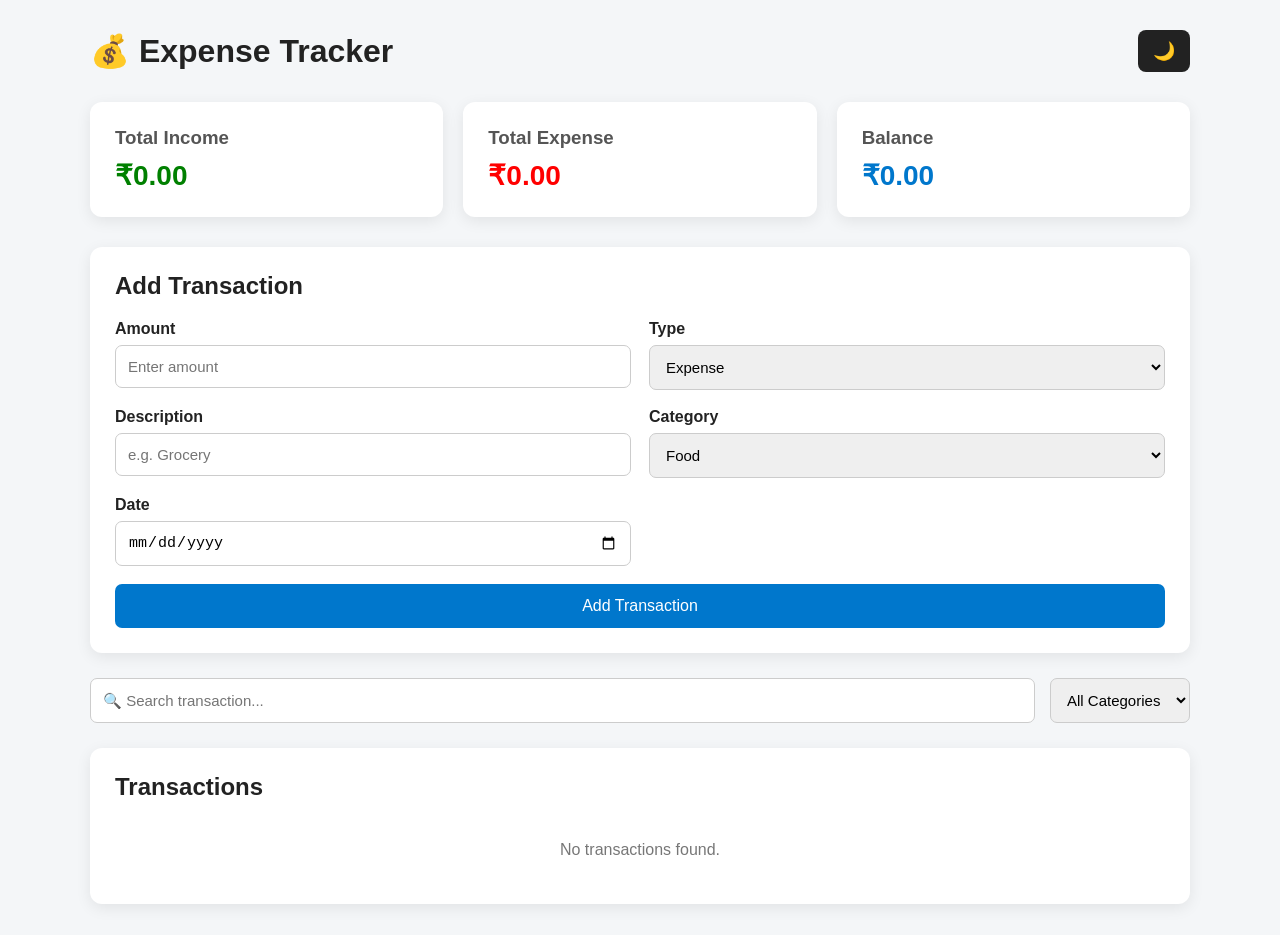
<file: Expense_tracker/index.html>
<!DOCTYPE html>
<html lang="en">
<head>
    <meta charset="UTF-8">
    <meta name="viewport" content="width=device-width, initial-scale=1.0">

    <title>Expense Tracker</title>

    <link rel="stylesheet" href="Expense.css">
</head>

<body>

    <div class="container">

      
        <header>
            <h1>💰 Expense Tracker</h1>
            <button id="themeBtn">🌙</button>
        </header>


      
        <section class="summary">

            <div class="card income">
                <h3>Total Income</h3>
                <p id="totalIncome">₹0</p>
            </div>

            <div class="card expense">
                <h3>Total Expense</h3>
                <p id="totalExpense">₹0</p>
            </div>

            <div class="card balance">
                <h3>Balance</h3>
                <p id="balance">₹0</p>
            </div>

        </section>


        <!-- Add Transaction -->
        <section class="form-section">

            <h2>Add Transaction</h2>

            <form id="expenseForm">

                <div class="input-group">
                    <label>Amount</label>
                    <input
                        type="number"
                        id="amount"
                        placeholder="Enter amount"
                        min="1"
                        required
                    >
                </div>


                <div class="input-group">
                    <label>Type</label>

                    <select id="type">
                        <option value="expense">Expense</option>
                        <option value="income">Income</option>
                    </select>
                </div>


                <div class="input-group">
                    <label>Description</label>

                    <input
                        type="text"
                        id="description"
                        placeholder="e.g. Grocery"
                        required
                    >
                </div>


                <div class="input-group">
                    <label>Category</label>

                    <select id="category">

                        <option value="Food">Food</option>
                        <option value="Travel">Travel</option>
                        <option value="Shopping">Shopping</option>
                        <option value="Bills">Bills</option>
                        <option value="Education">Education</option>
                        <option value="Entertainment">Entertainment</option>
                        <option value="Other">Other</option>

                    </select>
                </div>


                <div class="input-group">
                    <label>Date</label>

                    <input
                        type="date"
                        id="date"
                        required
                    >
                </div>


                <button type="submit" id="submitBtn">
                    Add Transaction
                </button>

            </form>

        </section>


       
        <section class="filters">

            <input
                type="text"
                id="search"
                placeholder="🔍 Search transaction..."
            >

            <select id="filterCategory">

                <option value="All">All Categories</option>
                <option value="Food">Food</option>
                <option value="Travel">Travel</option>
                <option value="Shopping">Shopping</option>
                <option value="Bills">Bills</option>
                <option value="Education">Education</option>
                <option value="Entertainment">Entertainment</option>
                <option value="Other">Other</option>

            </select>

        </section>


      
        <section class="transactions">

            <h2>Transactions</h2>

            <div id="transactionList"></div>

            <p id="emptyMessage">
                No transactions found.
            </p>

        </section>

    </div>


    <script src="Expense.js"></script>

</body>
</html>
</file>
<file: Expense_tracker/Expense.css>
* {
    margin: 0;
    padding: 0;
    box-sizing: border-box;
}


body {
    font-family: Arial, sans-serif;
    background: #f4f6f8;
    color: #222;
    min-height: 100vh;
}


.container {
    width: 90%;
    max-width: 1100px;
    margin: auto;
    padding: 30px 0;
}



header {
    display: flex;
    justify-content: space-between;
    align-items: center;
    margin-bottom: 30px;
}


header h1 {
    font-size: 32px;
}


#themeBtn {
    border: none;
    background: #222;
    color: white;
    padding: 10px 15px;
    border-radius: 8px;
    cursor: pointer;
    font-size: 18px;
}



.summary {
    display: grid;
    grid-template-columns: repeat(3, 1fr);
    gap: 20px;
    margin-bottom: 30px;
}


.card {
    background: white;
    padding: 25px;
    border-radius: 12px;
    box-shadow: 0 4px 15px rgba(0,0,0,0.08);
}


.card h3 {
    margin-bottom: 10px;
    color: #555;
}


.card p {
    font-size: 28px;
    font-weight: bold;
}


.income p {
    color: green;
}


.expense p {
    color: red;
}


.balance p {
    color: #0077cc;
}



.form-section {
    background: white;
    padding: 25px;
    border-radius: 12px;
    margin-bottom: 25px;
    box-shadow: 0 4px 15px rgba(0,0,0,0.08);
}


.form-section h2 {
    margin-bottom: 20px;
}


form {
    display: grid;
    grid-template-columns: repeat(2, 1fr);
    gap: 18px;
}


.input-group {
    display: flex;
    flex-direction: column;
    gap: 7px;
}


.input-group label {
    font-weight: bold;
}


input,
select {
    padding: 12px;
    border: 1px solid #ccc;
    border-radius: 7px;
    font-size: 15px;
    outline: none;
}


input:focus,
select:focus {
    border-color: #496980;
}


form button {
    grid-column: span 2;
    padding: 13px;
    border: none;
    border-radius: 7px;
    background: #0077cc;
    color: white;
    font-size: 16px;
    cursor: pointer;
}


form button:hover {
    background: #005fa3;
}



.filters {
    display: flex;
    gap: 15px;
    margin-bottom: 25px;
}


.filters input {
    flex: 1;
}



.transactions {
    background: white;
    padding: 25px;
    border-radius: 12px;
    box-shadow: 0 4px 15px rgba(0,0,0,0.08);
}


.transactions h2 {
    margin-bottom: 20px;
}



.transaction {
    display: flex;
    justify-content: space-between;
    align-items: center;
    padding: 15px;
    border-bottom: 1px solid #ddd;
    gap: 15px;
}


.transaction-info {
    flex: 1;
}


.transaction-info h3 {
    margin-bottom: 5px;
}


.transaction-info p {
    color: #666;
    font-size: 14px;
}


.transaction-amount {
    font-size: 18px;
    font-weight: bold;
}


.income-text {
    color: green;
}


.expense-text {
    color: red;
}


.actions {
    display: flex;
    gap: 8px;
}


.actions button {
    border: none;
    padding: 7px 10px;
    border-radius: 5px;
    cursor: pointer;
}


.edit-btn {
    background: #ffc107;
}


.delete-btn {
    background: #dc3545;
    color: white;
}


#emptyMessage {
    text-align: center;
    color: #777;
    padding: 20px;
}


/* Dark Mode */

body.dark {
    background: #121212;
    color: white;
}


body.dark .card,
body.dark .form-section,
body.dark .transactions {
    background: #1e1e1e;
}


body.dark input,
body.dark select {
    background: #2a2a2a;
    color: white;
    border-color: #555;
}


body.dark .transaction {
    border-color: #444;
}


body.dark .transaction-info p,
body.dark .card h3 {
    color: #aaa;
}


body.dark #themeBtn {
    background: white;
    color: black;
}



@media (max-width: 700px) {

    .summary {
        grid-template-columns: 1fr;
    }


    form {
        grid-template-columns: 1fr;
    }


    form button {
        grid-column: span 1;
    }


    .filters {
        flex-direction: column;
    }


    .transaction {
        flex-direction: column;
        align-items: flex-start;
    }


    .actions {
        width: 100%;
    }


    .actions button {
        flex: 1;
    }


    header h1 {
        font-size: 24px;
    }
}
</file>
